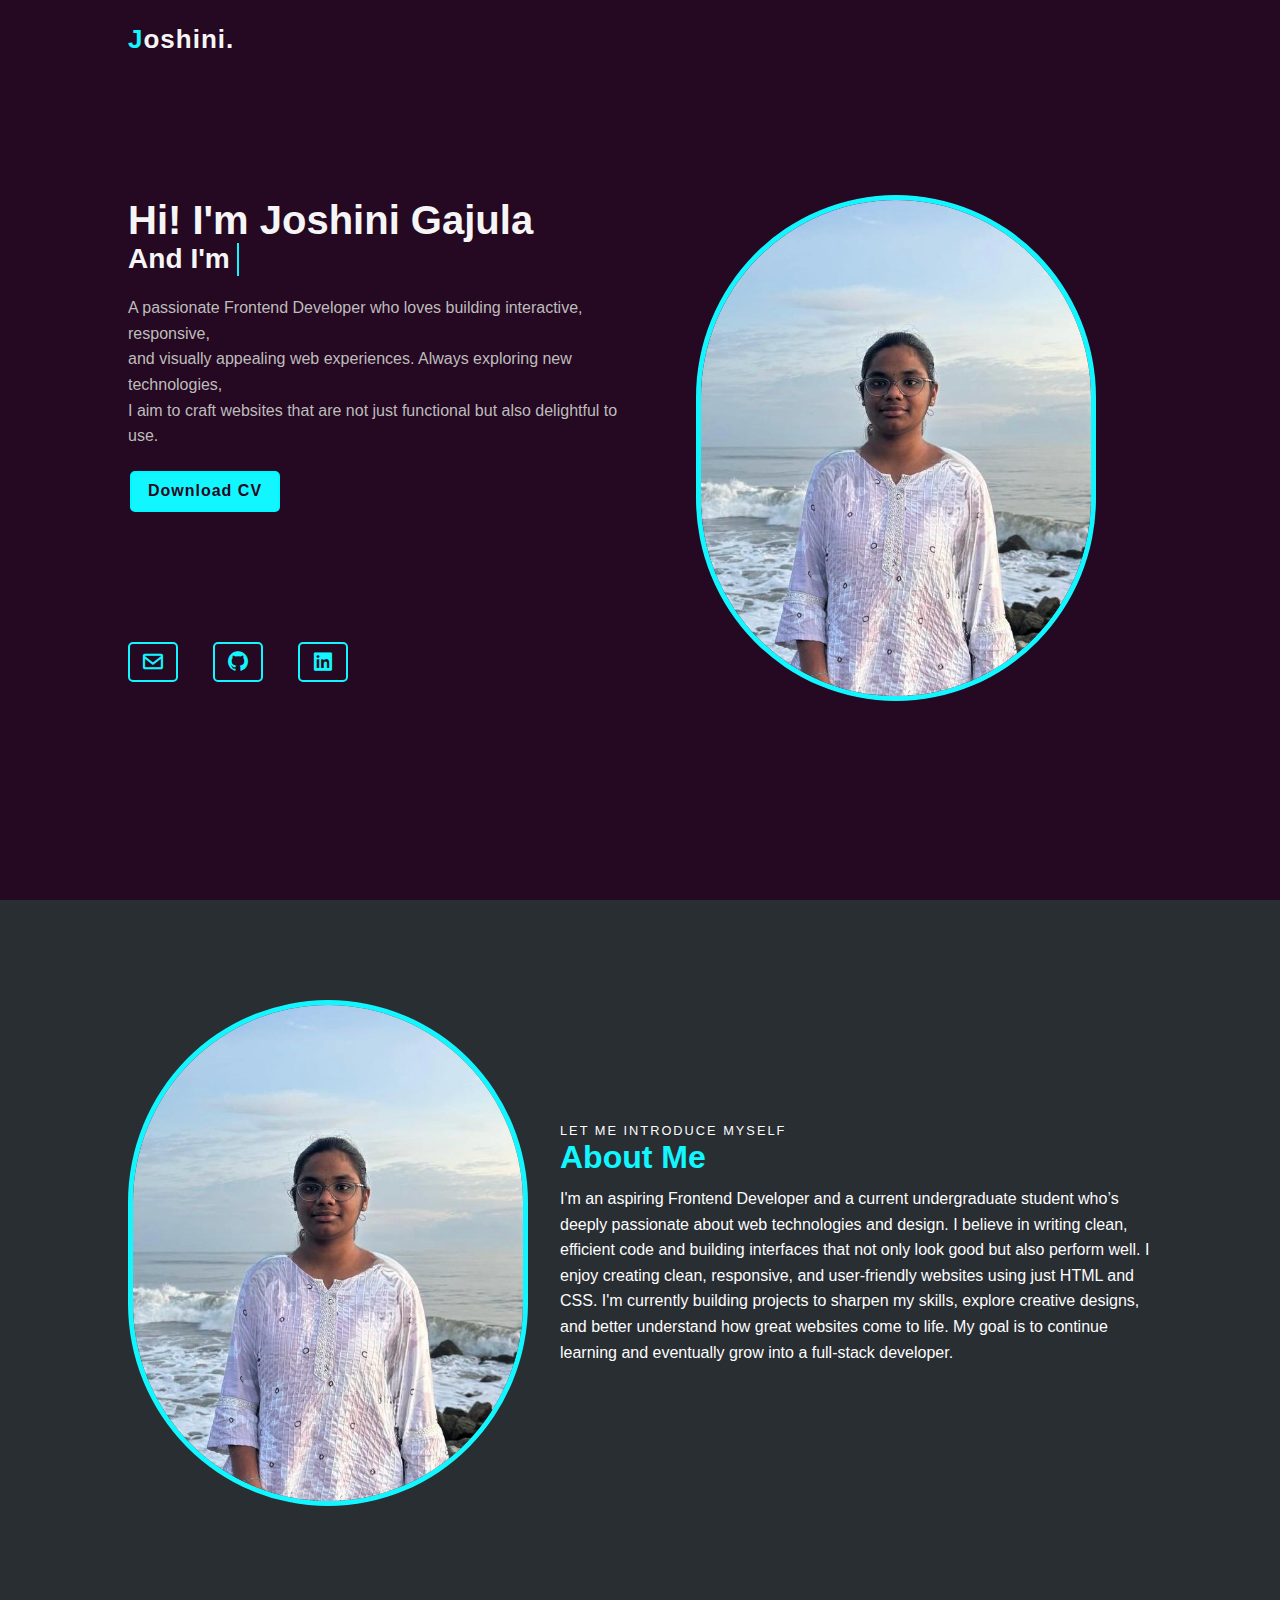
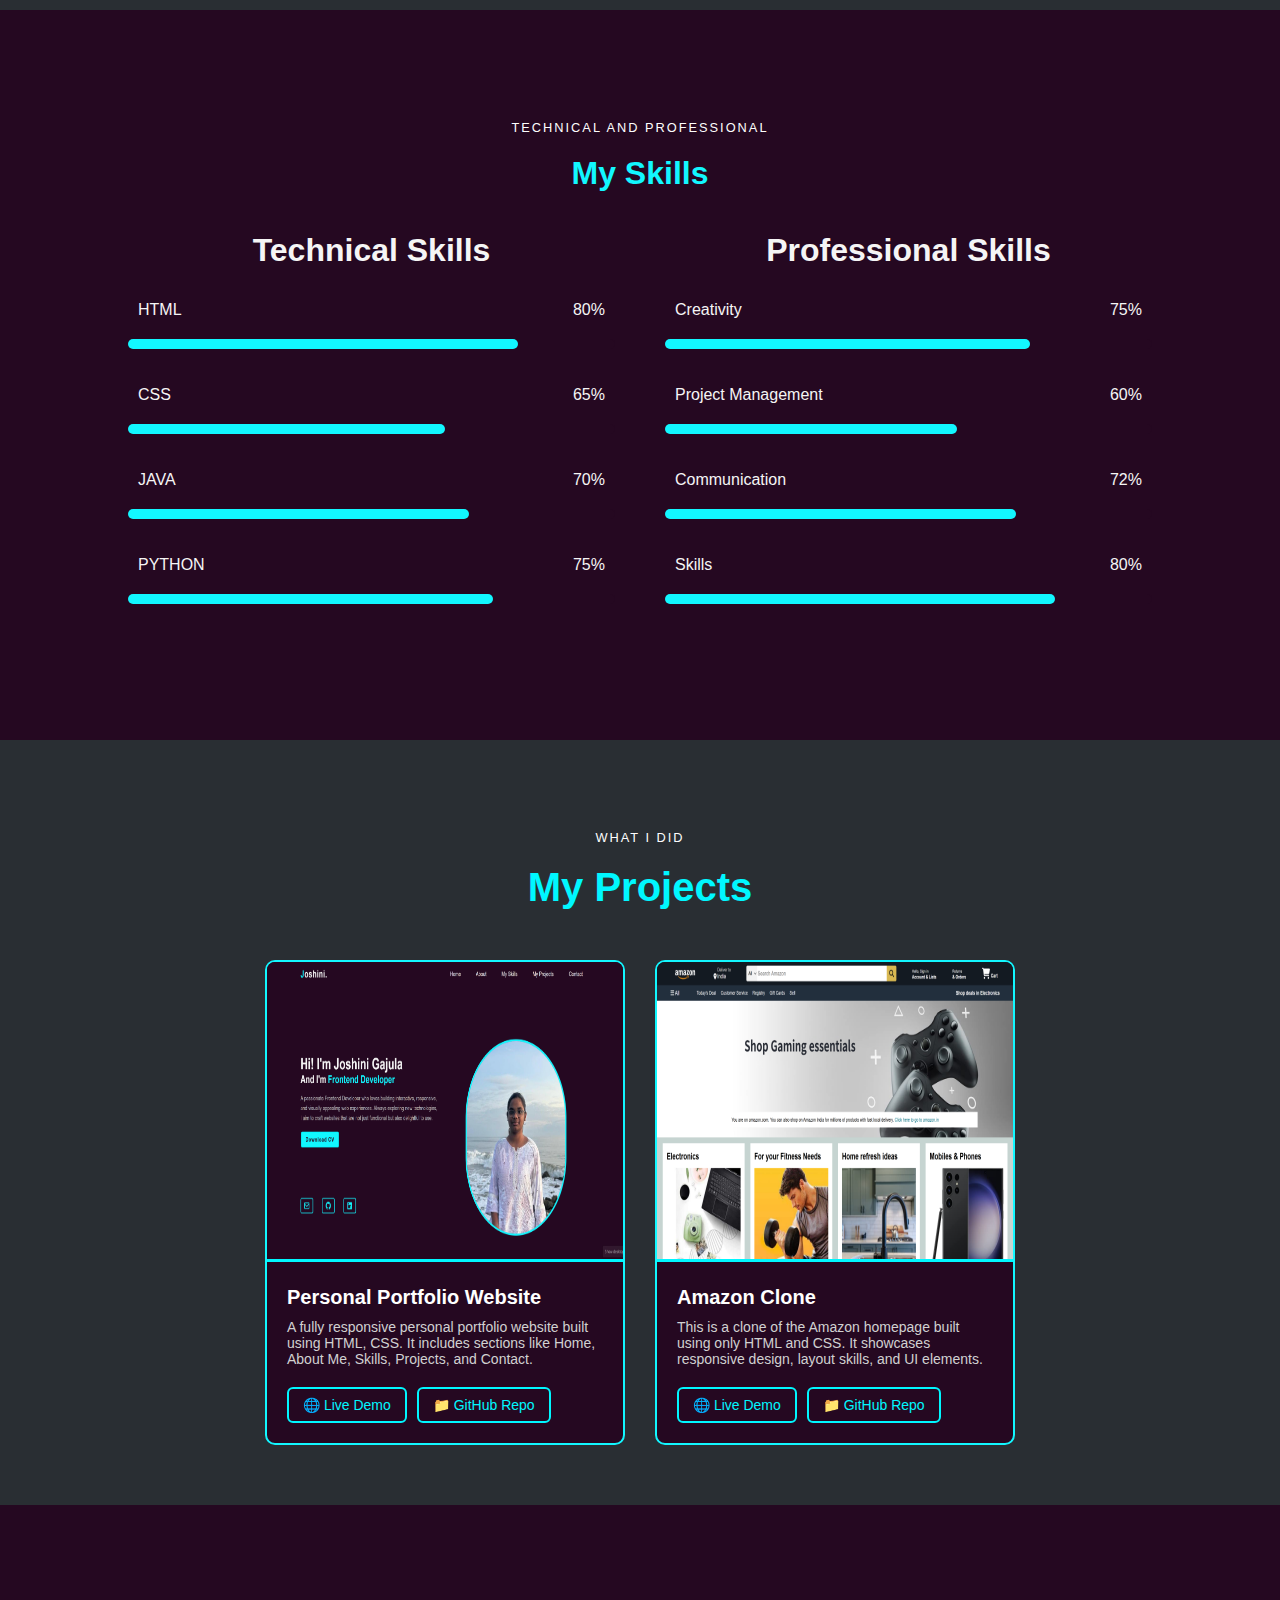
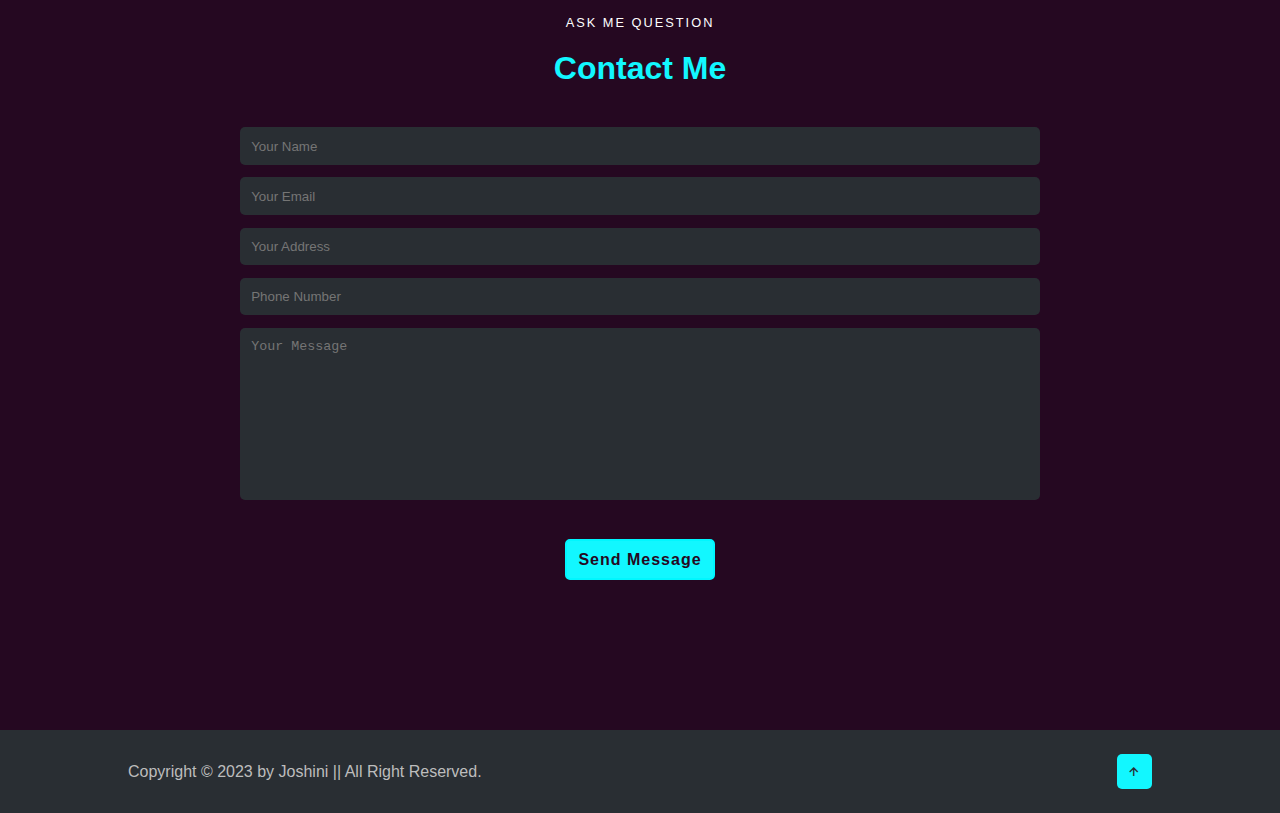
<file: index.html>
<!DOCTYPE html>
<html lang="en">
<head>
    <meta charset="UTF-8">
    <meta name="viewport" content="width=device-width, initial-scale=1.0">
    <title>Personal Portfolio</title>
    <link rel = "stylesheet" href = "mystyle.css">
    <link href='https://unpkg.com/boxicons@2.1.4/css/boxicons.min.css' rel='stylesheet'>
</head>
<body>
    <!-- header site -->

    <header>
        <div class = "logo"> <span>J</span>oshini.</div>

        <input type = "checkbox" id = "menu-toggle" hidden>
        <label for = "menu-toggle" id = "menu-icon" class = "bx bx-menu"></label>

        <ul class = "navlist">
            <li> <a href = "#Home"  class = "active" style = "--i:1;"> Home </a></li>
            <li> <a href = "#About" style = "--i:2;"> About </a></li>
            <li> <a href = "#My Skills"  style = "--i:3;"> My Skills </a></li>
            <li> <a href = "#My Projects" style = "--i:4;"> My Projects </a></li>
            <li> <a href = "#Contact" style = "--i:5;"> Contact </a></li>
        </ul>
    </header>
    
    <!-- home section -->
    
    <section id = "Home" class = "home">
        <div class = "home-content">
            <h1> Hi! I'm Joshini Gajula </h1>
            <div class = "change-text">
                <h3> And I'm </h3>
                <h3>
                    <span class = "word"> Frontend Developer </span>
                </h3>
            </div>

            <p> A passionate Frontend Developer who loves building interactive, responsive, <br>
                and visually appealing web experiences. Always exploring new technologies, <br>
                I aim to craft websites that are not just functional but also delightful to use.</p>

            <div class = "btn-box">
                <a href = "images/Resume.png" class = "btn" target = "_blank"> Download CV</a>
            </div>

            <div class = "social-icons">
                <a href = "mailto:joshinigajula9@gmail.com" target = "_blank"><i class='bx bx-envelope'></i></a>
                <a href = "https://github.com/Joshini9" target = "_blank"><i class='bx bxl-github'></i></a>
                <a href = "https://in.linkedin.com/in/joshini-gajula-572564327" target = "_blank"><i class='bx bxl-linkedin-square'></i></a>
            </div>

        </div>

        <div class = "home-image">
            <div class = "img-box">
                <img src = "images/Joshini image.jpg" alt = "My photo">
            </div>
        </div>

 
    </section>


        <!-- about section -->
        
        <section id = "About" class = "about">

            <div class="about-img">
              <img src = "images/Joshini image.jpg" alt="My Photo">
            </div>

            <div class = "about-content">
                <span> Let me introduce myself </span>
                <h2> About Me </h2>
                <p> I'm an aspiring Frontend Developer and a current undergraduate student who’s deeply passionate about web technologies and design. I believe in writing clean, efficient code and building interfaces that not only look good but also perform well.  I enjoy creating clean, responsive, and user-friendly websites using just HTML and CSS. I'm currently building projects to sharpen my skills, explore creative designs, and better understand how great websites come to life. My goal is to continue learning and eventually grow into a full-stack developer.
            </div>

        </section>



            <!-- skill seection -->
         <section id = "My Skills" class = "skills">
            <div class = "main-text">
                <span> technical and professional </span>
                <h2> My Skills </h2>
            </div>

            <div class = "skill-main">
                <div class = "skill-left">
                    <h3> Technical Skills </h3>
                    <div class = "skill-bar">
                        <div class = "info">
                            <p> HTML </p>
                            <p> 80% </p>
                        </div>
                        <div class = "bar">
                            <span class = "html">  </span>
                        </div>
                    </div>

                    <div class = "skill-bar">
                        <div class = "info">
                            <p> CSS </p>
                            <p> 65% </p>
                        </div>
                        <div class = "bar">
                            <span class = "css"> </span>
                        </div>
                    </div>

                    <div class = "skill-bar">
                        <div class = "info">
                            <p> JAVA </p>
                            <p> 70% </p>
                        </div>
                        <div class = "bar">
                            <span class = "java"> </span>
                        </div>
                    </div>

                    <div class = "skill-bar">
                        <div class = "info">
                            <p> PYTHON </p>
                            <p> 75% </p>
                        </div>
                        <div class = "bar">
                            <span class  ="python"> </span>
                        </div>
                    </div>
                </div>
                <div class = "skill-right">
                    <h3> Professional Skills </h3>
                        <div class = "skill-bars">
                            <div class = "info1">
                                <p> Creativity </p>
                                <p> 75% </p>
                            </div>
                            <div class = "bars">
                                <span class = "creativity">  </span>
                            </div>
                        </div>
    
                        <div class = "skill-bars">
                            <div class = "info1">
                                <p> Project Management </p>
                                <p> 60% </p>
                            </div>
                            <div class = "bars">
                                <span class = "projectmanagement"> </span>
                            </div>
                        </div>
    
                        <div class = "skill-bars">
                            <div class = "info1">
                                <p> Communication </p>
                                <p> 72% </p>
                            </div>
                            <div class = "bars">
                                <span class = "communication"> </span>
                            </div>
                        </div>
    
                        <div class = "skill-bars">
                            <div class = "info1">
                                <p> Skills </p>
                                <p> 80% </p>
                            </div>
                            <div class = "bars">
                                <span class  ="skills"> </span>
                            </div>
                        </div>
                    </div>
                </div>
         </section>

         <!-- My projects section -->
          
           <section id="My Projects" class = "projects">
             <span> WHAT I DID </span> 
             <h2>My Projects</h2>
             <div class="projects-container">
         
               <!-- Portfolio Project -->
               <div class="project-card">
                 <img src = "images/Portfolio website.png" alt = "Portfolio Website" class = "project-img" />
                 <div class="project-info">
                   <h3>Personal Portfolio Website</h3>
                   <p>
                     A fully responsive personal portfolio website built using HTML, CSS. It includes sections like Home, About Me, Skills, Projects, and Contact.
                   </p>
                   <div class="buttons">
                     <a href= "https://joshini9.github.io/Portfolio/" class="btn" target="_blank">🌐 Live Demo</a>
                     <a href="https://github.com/Joshini9/Portfolio" class="btn" target="_blank">📁 GitHub Repo</a>
                   </div>
                </div>
            </div>
               <!-- Amazon Clone -->
               <div class="project-card">
                 <img src = "images/Amazon clone image.png" alt = "Amazon Clone" class = "project-img" />
                 <div class = "project-info">
                   <h3>Amazon Clone</h3>
                   <p>
                     This is a clone of the Amazon homepage built using only HTML and CSS. It showcases responsive design, layout skills, and UI elements.
                   </p>
                   <div class="buttons">
                     <a href="https://joshini9.github.io/AmazonClone/" class="btn" target="_blank">🌐 Live Demo</a>
                     <a href="https://github.com/Joshini9/AmazonClone" class="btn" target="_blank">📁 GitHub Repo</a>
                   </div>
                 </div>         
             </div>
           </section>
         

          <!-- Contact section -->
           <section id = "Contact" class = "contant">
            <div class = "main-text">
                <span> Ask me question </span>
                <h2> Contact Me </h2>
            </div>

            <form action = "#">
                <input type = "text" placeholder = "Your Name">
                <input type = "text" placeholder = "Your Email">
                <input type = "text" placeholder = "Your Address">
                <input type = "number" placeholder = "Phone Number">
                <textarea name = "message" id = "message" cols = "30" rows = "10" placeholder = "Your Message"></textarea>
                <div class = "btn-box formBtn">
                    <button type = "submit" class = "btn"> Send Message </button>
                </div>
            </form>
           </section>



           <!-- footer section -->
           <footer>
            <p> Copyright &copy; 2023 by Joshini || All Right Reserved. </p>
            <a href = "#Home"><i class='bx bx-up-arrow-alt'></i></a>
           </footer>
    

</body>
</html>
</file>
<file: mystyle.css>
* {
    padding: 0;
    margin: 0;
    box-sizing: border-box;
    list-style: none;
    scroll-behavior: smooth;
    text-decoration: none;
}

::-webkit-scrollbar{
    height: 0;
    width: .5rem;
}

::-webkit-scrollbar-track {
    background: #292e33;
}

::-webkit-scrollbar-thumb {
    background: #12f7ff;
    border-radius: 5rem;
}

body {
    font-family: "Poppins", sans-serif;
    background-color: #250821;
    color: #f5f5f5;
}

header {
    position: fixed;
    top: 0;
    left: 0;
    background-color: #250821;
    z-index: 1000;
    border-bottom: 1px solid transparent;
    display: flex;
    align-items: center;
    justify-content: space-between;
    width: 100%;
    padding: 20px 10%
}

.word {
    display: inline-block;
    overflow: hidden;
    white-space: nowrap;
    border-right: 2px solid #12f7ff;
    color: #12f7ff;
    font-weight: bold;
    font-size: 1.8rem; 
    width: 0;
    animation: typing 3s steps(20, end) forwards;
  }

header .sticky {
   background: #250821;
   border-bottom: 1px solid #292e33;
   padding: 12px 10%; 
}

.logo {
    font-size: 26px;
    font-weight: 700;
    letter-spacing: 1px;
}

span {
    color: #12f7ff;
}

.navlist {
    display: flex;
    gap: 20px;
    list-style: none;
}

.navlist a {
    display: inline-block;
    color: #f5f5f5;
    font-weight: 500;
    padding: 10px 20px;
    animation: slideAnimation 1s ease forwards;
    animation-delay: calc(.3s * var(--i));
    opacity: 0;
    text-decoration: none;
    padding: 10px 20px;
}

.navlist a:hover {
    color: #12f7ff;
}

.navlist a.active {
    color: #12f7ff;
    font-weight: bold;
}

#menu-icon {
    font-size: 1.8rem;
    z-index: 10001;
    cursor: pointer;
    margin-left: 25px;
    background-color: #12f7ff;
    border-radius: 3px;
    color: #292e33;
    display: none;
}

#menu-toggle {
    display: none;
}

section {
    padding: 100px 10%;

}

.home {
    min-height: 100vh;
    height: 100%;
    width: 100%;
    display: grid;
    grid-template-columns: repeat(2,1fr);
    align-items: center;
}

.home-content {
    max-width: 600px;
    margin-bottom: 20px;
}

.home-content h1 {
    font-size: 2.5rem;
    font-weight:700;
}

.change-text {
    font-size: 1.5rem;
    font-weight: 600;
    margin-bottom: 20px;
}

.change-text h3 {
    display: inline-flex;
    margin: 0;
    vertical-align: top;
}

.change-text h3 .word {
    position: absolute;
    display: flex;
}

.home-content p {
    color: #bdbdbd;
    line-height: 1.6;
    
}

.btn-box {
    display: flex;
    justify-content: space-between;
    width: 320px;
    height: 45px;
    margin-top: 20px;
    padding: 2px;   
    text-align: center;
}

.btn-box .btn {
    display: inline-flex;
    justify-content: center;
    align-items: center;
    width: 150px;
    height: 100%;
    border-radius: 5px;
    background-color: #12f7ff;
    color: #250821;
    font-size: 1rem;
    letter-spacing: 1px;
    font-weight: 600;
    transition: .6s; 
    position: relative; overflow: hidden;
    z-index: 1;
}

.btn:hover {
    color: #12f7ff;
}

.btn::before {
    content: "";
    position: absolute;
    top: 0;
    left: 0;
    background: #250821;
    width: 0;
    height: 100%;
    z-index: -1;
    transition: .4s;
}

.btn:hover::before {
    width: 100%;
}

.social-icons {
    margin-top: 8rem;
    display: flex;
    justify-content: space-between;
    width: 220px;
    height: 40px;
}

.social-icons a {
    display: inline-flex;
    width: 50px;
    height: 100%;
    justify-content: center;
    align-items: center;
    background: #250821;
    color: #12f7ff;
    border: 2px solid #12f7ff;
    transition: .6s;
    border-radius: 5px;
    position: relative;
    z-index: 1;
    overflow: hidden;
}

.social-icons a i {
    font-size: 1.5rem;
}

.social-icons a:hover {
    color: #250821;
}

.social-icons a::before {
    content: "";
    position: absolute;
    left: 0;
    top: 0;
    width: 0;
    height: 100%;
    background: #12f7ff;
    transition: .6s;
    z-index: -1;
}

.social-icons a:hover::before {
    width: 100%;
}

.home-image {
 position: relative;
}

.img-box {
    text-align: center;
}

.img-box img {
    max-width: 400px;
    height: auto;
    object-fit: cover;
    border-radius: 50% / 40%; 
    border: 5px solid #12f7ff; 
}

 

/* About Me section */

.about {
    background-color: #292e33;
    display: flex;
    justify-content: center;
    align-items: center;
    grid-gap: 2em;
  } 
  
  .about .about-img {
    text-align: center;
    position: relative;
  }
  
  .about .about-img img {
    max-width: 400px;
    height: auto;
    object-fit: cover;
    border-radius: 50% / 40%;
    border: 5px solid #12f7ff;
  }

.about-content span {
    color: #fdfdfd;
    font-size: .8rem;
    font-weight: 200;
    letter-spacing: 2px;
    text-transform: uppercase;
}

.about-content h2 {
    color: #12f7ff;
    font-weight: 700;
    font-size: 2rem;
    margin-bottom: 10px;
}

.about-content h3 {
    font-weight: 600;
    font-size: 1.5rem;
    margin-bottom: .2rem;
}

.about-content p {
    color: #fdfdfd;
    line-height: 1.6rem;
    font-weight: 300;
    margin-bottom: 1.5rem;
}


/* Skills section */

.main-text span {
    display: block;
    text-align: center;
    color: #fdfdfd;
    margin-top: 10px;
    font-size: .8rem;
    font-weight: 200;
    letter-spacing: 2px;
    text-transform: uppercase;
    margin-bottom: 20px;

}

.main-text h2 {
    color: #12f7ff;
    font-weight: 700;
    font-size: 2rem;
    text-align: center;
    margin-bottom: 40px;
}

.skills {
    background: #250821;
}

.skill-main {
    width: 100%;
    display: grid;
    grid-template-columns: repeat(2,1fr);
    grid-row-gap: 30px;
    grid-column-gap: 50px;
}

.skill-bar {
    margin-bottom: 2.3rem;
}

.skill-main h3 {
    margin-bottom: 2rem;
    font-size: 2rem;
    text-align: center;
}

.skill-left .skill-bar .info {
    display: flex;
    justify-content: space-between;
    align-items: center;
    margin-bottom: 20px;
    padding: 0 10px;
}

.skill-left .skill-bar .bar {
    width: 100%;
    height: 10px;
    background-color: #250821;
    border-radius: 25px;
    margin-top: 10px;
    position: relative;
}

.skill-bar .bar span {
    width: 50%;
    height: 100%;
    position: absolute;
    left: 0;
    background: #12f7ff;
    border-radius: 25px;
}

.skill-bar .bar .html {
    width: 80%;
    animation: html 2s;
}

.skill-bar .bar .css {
    width: 65%;
    animation: css 3s;
}

.skill-bar .bar .java {
    width: 70%;
    animation: java 4s;
}

.skill-bar .bar .python {
    width: 75%;
    animation: python 5s;
}

.skill-bars {
    margin-bottom: 2.3rem;
}

.skill-main h3 {
    margin-bottom: 2rem;
    font-size: 2rem;
    text-align: center;
}

.skill-right .skill-bars .info1 {
    display: flex;
    justify-content: space-between;
    align-items: center;
    margin-bottom: 20px;
    padding: 0 10px;
}

.skill-right .skill-bars .bars {
    width: 100%;
    height: 10px;
    background-color: #250821;
    border-radius: 25px;
    margin-top: 10px;
    position: relative;
}

.skill-bars .bars span {
    width: 50%;
    height: 100%;
    position: absolute;
    left: 0;
    background: #12f7ff;
    border-radius: 25px;
}

.skill-bars .bars .creativity {
    width: 75%;
    animation: creativity 2s;
}

.skill-bars .bars .projectmanagement {
    width: 60%;
    animation: projectmanagement 3s;
}

.skill-bars .bars .communication {
    width: 72%;
    animation: communication 4s;
}

.skill-bars .bars .skills {
    width: 80%;
    animation: skills 5s;
}


/* My Projects section */
  
  .projects {
    padding: 60px 40px;
    width: 100%;
    background-color: #292e33;
    text-align: center;
  }
  
  .projects span {
    display: block;
    margin-top: 30px;
    text-align: center;
    color: #fdfdfd;
    font-size: .8rem;
    font-weight: 200;
    letter-spacing: 2px;
    text-transform: uppercase;
    margin-bottom: 20px;
  }

  .projects h2 {
    font-size: 2.5rem;
    color: #00f7ff;
    margin-bottom: 50px;
  }
  
  .projects-container {
    display: flex;
    justify-content: center;
    flex-wrap: wrap;
    gap: 30px;
    max-width: 1200px;
    margin: 0 auto;
  }
  
  .project-card {
    background-color: #250821;
    color: #fff;
    border-radius: 10px;
    width: 360px;
    overflow: hidden;
    transition: transform 0.3s ease;
    border: 2px solid #12f7ff;
  }
  
  .project-img {
    width: 100%;
    height: 300px;
    object-fit: fill;
    border-bottom: 3px solid #00f7ff;
  }
  
  .project-info {
    padding: 20px;
    text-align: left;
  }
  
  .project-info h3 {
    margin-top: 0;
    margin-bottom: 10px;
    font-size: 20px;
    color: #ffffff;
  }
  
  .project-info p {
    font-size: 14px;
    color: #d1d1d1;
    margin-bottom: 20px;
  }
  
  .buttons {
    display: flex;
    gap: 10px;
    flex-wrap: wrap;
  }
  
  .btn {
    display: inline-flex;
    align-items: center;
    gap: 5px;
    padding: 8px 14px;
    border: 2px solid #00f7ff;
    background-color: transparent;
    color: #00f7ff;
    font-size: 14px;
    text-decoration: none;
    border-radius: 6px;
    transition: transform 0.2s ease;
  }
  
  .btn:hover {
    transform: scale(1.05);
    background-color: #12f7ff;
  }


/* Contact Us section */

.contant {
    background: #250821;
    width: 100%;
}

.contant form {
    text-align: center;
    max-width: 50rem;
    margin: 1rem auto;
    margin-bottom: 3rem;
}

.contant form input,
.contant form textarea {
    width: 100%;
    color: #f5f5f5;
    background: #292e33;
    margin-bottom: .8rem;
    border: none;
    border-radius: 5px;
    padding: .7rem;
}

.contant form textarea {
    resize: none;
}
  
.formBtn { 
    display: flex; 
    justify-content: center ;
    width: 100%; 
} 
 
.formBtn .btn {
    white-space: nowrap; 
    cursor: pointer; 
    font-size: 1rem;
}

footer {
    background-color: #292e33;
    padding: 1.5rem 10%;
    display: flex;
    align-items: center;
    justify-content: space-between;
}

footer p {
    color: #bdbdbd;
}

footer a {
    display: inline-flex;
    justify-content: center;
    color: #f5f5f5;
    background: #12f7ff;
    padding: .6rem;
    border-radius: 5px;
}

footer a i {
    font-size: 1rem;
    color: #292e33;
}



/* keyframes */

@keyframes html {
    0% {
        width: 0%;
    }

    100% {
        width: 80%;
    }
}

@keyframes css {
    0% {
        width: 0%;
    }

    100% {
        width: 65%;
    }
}

@keyframes java {
    0% {
        width: 0%;
    }

    100% {
        width: 70%;
    }
}

@keyframes python {
    0% {
        width: 0%;
    }

    100% {
        width: 75%;
    }
}

/* professional skills */

@keyframes creativity {
    0% {
        width: 0%;
    }

    100% {
        width: 75%;
    }
}

@keyframes projectmanagement {
    0% {
        width: 0%;
    }

    100% {
        width: 60%;
    }
}

@keyframes communication {
    0% {
        width: 0%;
    }

    100% {
        width: 72%;
    }
}

@keyframes skills {
    0% {
        width: 0%;
    }

    100% {
        width: 80%;
    }
}

@keyframes slideAnimation {
    0%{
       opacity: 0;
       transform: translateY(100px);
    }

    100%{
        opacity: 1;
        transform: translateY(0);
    }
}

@keyframes typing {
    from { 
        width: 0; 
    }
    to {
         width: 18ch; 
    } 

  }
  


/* Break Points */
@media(max-width: 991px) {
    header,
    header .sticky {
        padding: 15px 5%;
    }
    footer {
        padding: 15px 5%;
    }
    section {
        padding: 50px 5%;
    }
    .navlist a {
        padding: 8px 15px;
    }

    .home-content {
        margin-top: 5rem;
    }

    .social-icons {
        margin-top: 2rem;
    }

}

@media(max-width: 768px){
    #menu-icon {
        display: block;
        transition: all .4s ease;
    }

    .navlist {
        display: none;
        position: absolute;
        top: 100%;
        right: 0;
        left: 0;
        flex-direction: column;
        background: #250821;
        text-align: left;
        padding: 0 5%;
        transition: all .45s ease;    
    }

    .navlist li {
        padding: 2px 0;
        width: 100%;
        text-align: left;
    }

    .navlist a {
        display: block;
        padding-bottom: 1rem;
        font-size: 1rem;
    }


    #menu-toggle:checked ~ label + .navlist {
        display: flex;
    }
    

    .navlist .open {
        top: 100%;
    }

    .home {
        grid-template-columns: 1fr;
    }

    .home-image {
        margin-bottom: 5rem;
    }

    .about {
        flex-direction: column-reverse;
    }

    .skill-main {
        grid-template-columns: 1fr;
    }

    footer p {
        font-size: .9rem;
    }

    
}

@media(max-width: 420px){
    html {
        font-size: 80%;
    }

    footer p {
        font-size: .6rem;
    }

    .about-img img {
        width: 300px;
    }

    .about-img p {
        font-size: 1rem;
    }
}
</file>
